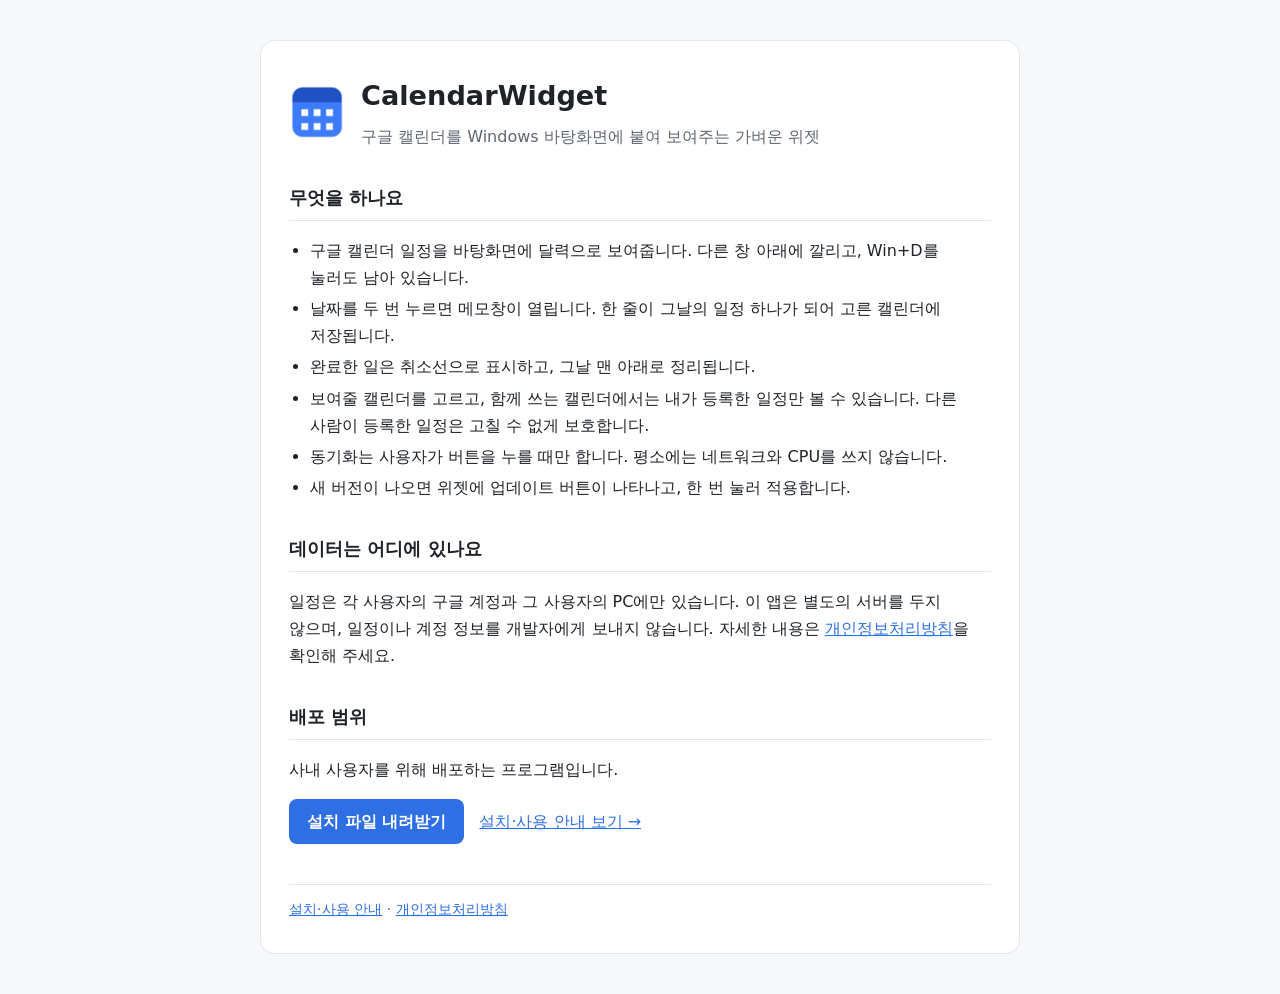
<file: index.html>
<!doctype html>
<html lang="ko">
<head>
<meta charset="utf-8">
<meta name="viewport" content="width=device-width, initial-scale=1">
<meta name="robots" content="noindex, nofollow">
<meta name="google-site-verification" content="GaLvR_9sY9KCOQGNR7QLi38nBW3qFg30zDbfelGs9FM" />
<title>CalendarWidget</title>
<meta name="description" content="구글 캘린더를 Windows 바탕화면에 붙여 보여주는 가벼운 위젯">
<link rel="stylesheet" href="style.css">
</head>
<body>
<main>
  <header>
    <img src="icon.png" alt="" width="56" height="56">
    <div>
      <h1>CalendarWidget</h1>
      <p class="lead">구글 캘린더를 Windows 바탕화면에 붙여 보여주는 가벼운 위젯</p>
    </div>
  </header>

  <section>
    <h2>무엇을 하나요</h2>
    <ul>
      <li>구글 캘린더 일정을 바탕화면에 달력으로 보여줍니다. 다른 창 아래에 깔리고, Win+D를 눌러도 남아 있습니다.</li>
      <li>날짜를 두 번 누르면 메모창이 열립니다. 한 줄이 그날의 일정 하나가 되어 고른 캘린더에 저장됩니다.</li>
      <li>완료한 일은 취소선으로 표시하고, 그날 맨 아래로 정리됩니다.</li>
      <li>보여줄 캘린더를 고르고, 함께 쓰는 캘린더에서는 내가 등록한 일정만 볼 수 있습니다. 다른 사람이 등록한 일정은 고칠 수 없게 보호합니다.</li>
      <li>동기화는 사용자가 버튼을 누를 때만 합니다. 평소에는 네트워크와 CPU를 쓰지 않습니다.</li>
      <li>새 버전이 나오면 위젯에 업데이트 버튼이 나타나고, 한 번 눌러 적용합니다.</li>
    </ul>
  </section>

  <section>
    <h2>데이터는 어디에 있나요</h2>
    <p>
      일정은 각 사용자의 구글 계정과 그 사용자의 PC에만 있습니다.
      이 앱은 별도의 서버를 두지 않으며, 일정이나 계정 정보를 개발자에게 보내지 않습니다.
      자세한 내용은 <a href="privacy.html">개인정보처리방침</a>을 확인해 주세요.
    </p>
  </section>

  <section>
    <h2>배포 범위</h2>
    <p>사내 사용자를 위해 배포하는 프로그램입니다.</p>
    <p>
      <a class="button" href="https://github.com/noggy0325-commits/calendar-widget/releases/latest/download/CalendarWidget.App-win-Setup.exe">설치 파일 내려받기</a>
      &nbsp; <a href="guide.html">설치·사용 안내 보기 →</a>
    </p>
  </section>

  <footer>
    <a href="guide.html">설치·사용 안내</a> · <a href="privacy.html">개인정보처리방침</a>
  </footer>
</main>
</body>
</html>
</file>
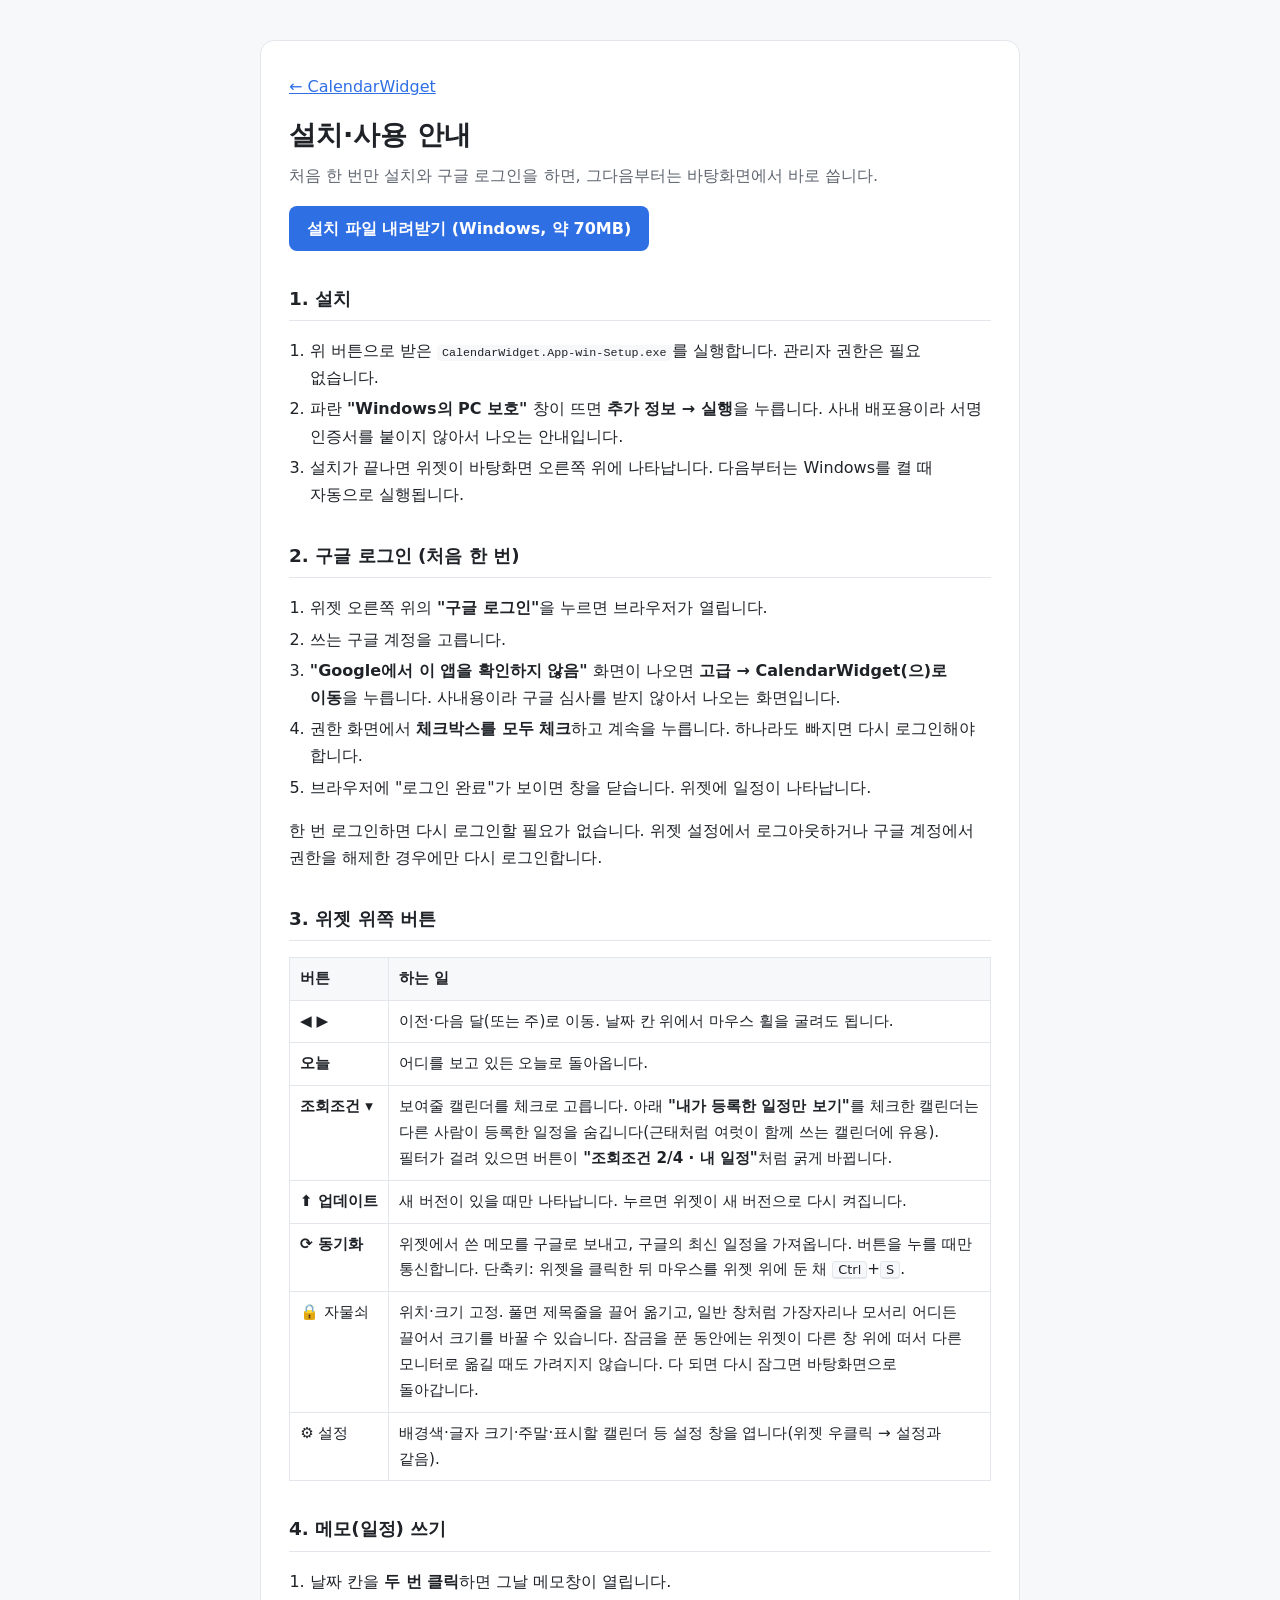
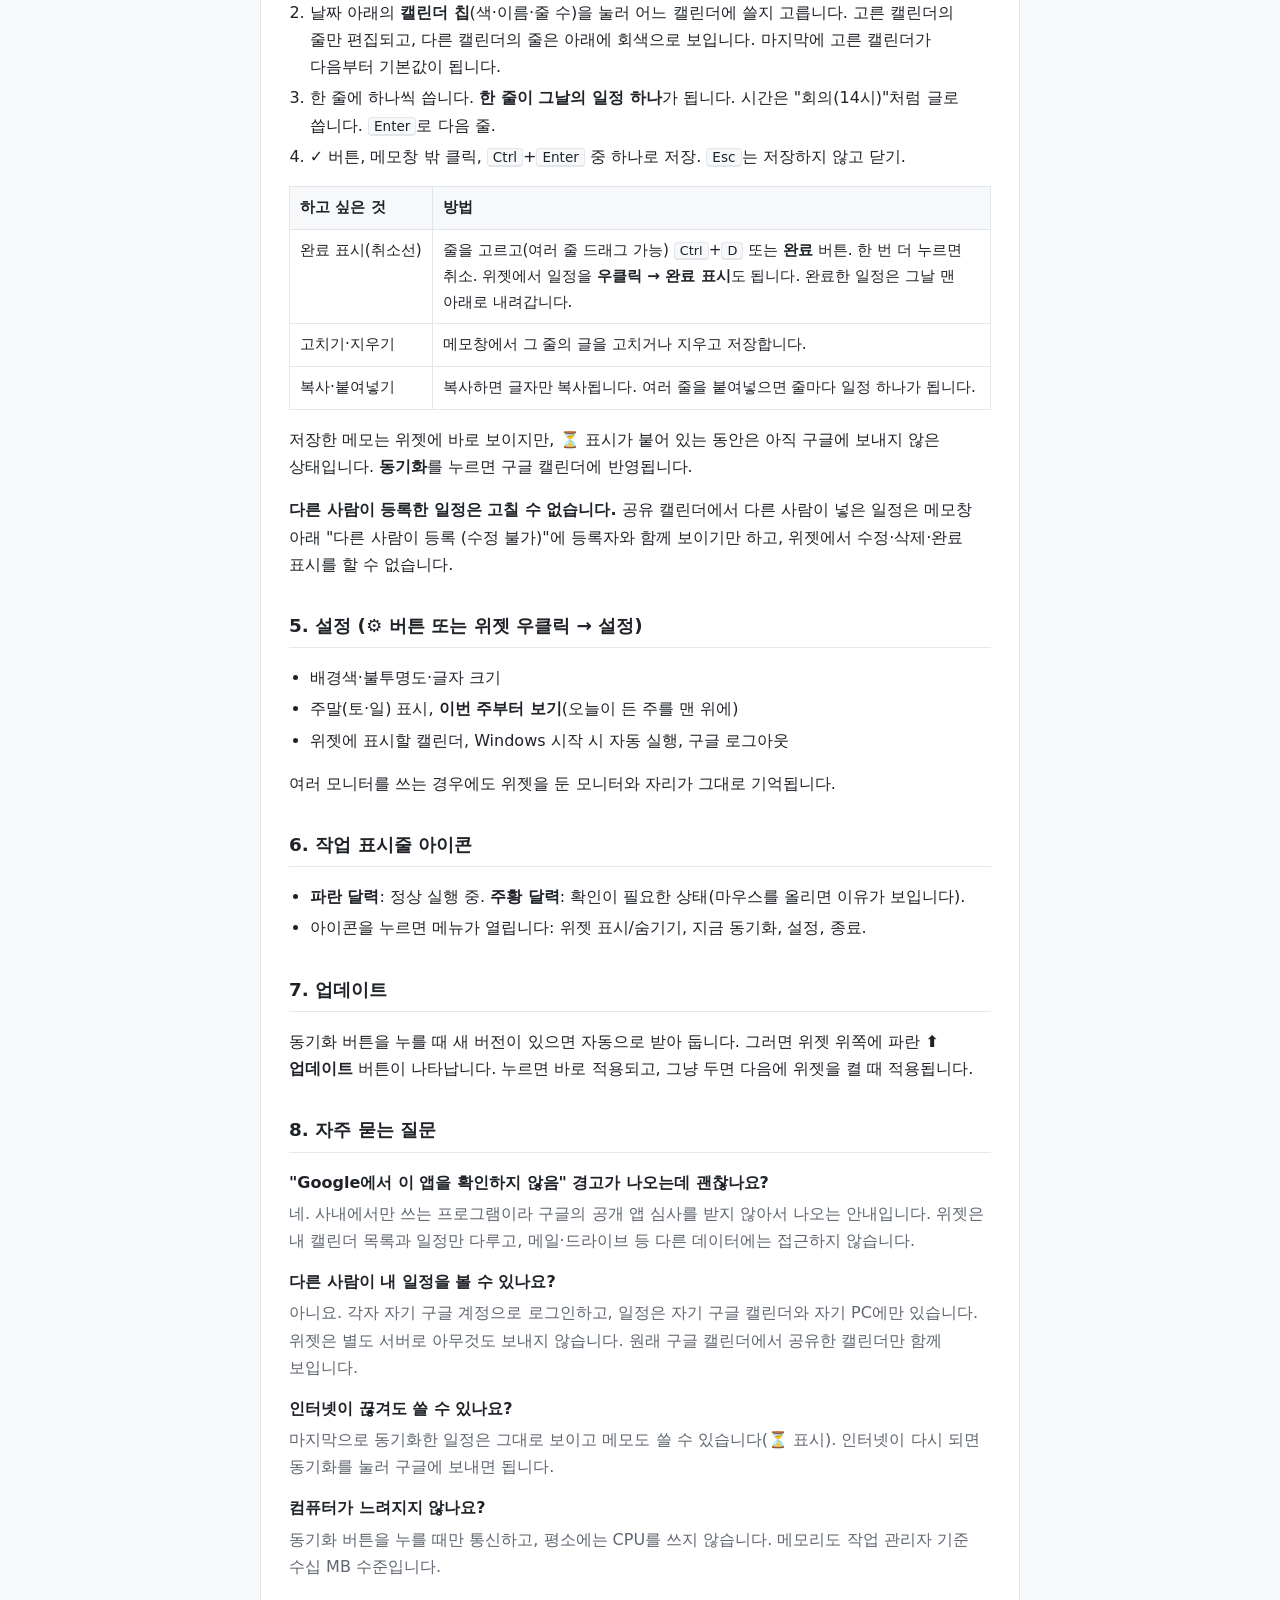
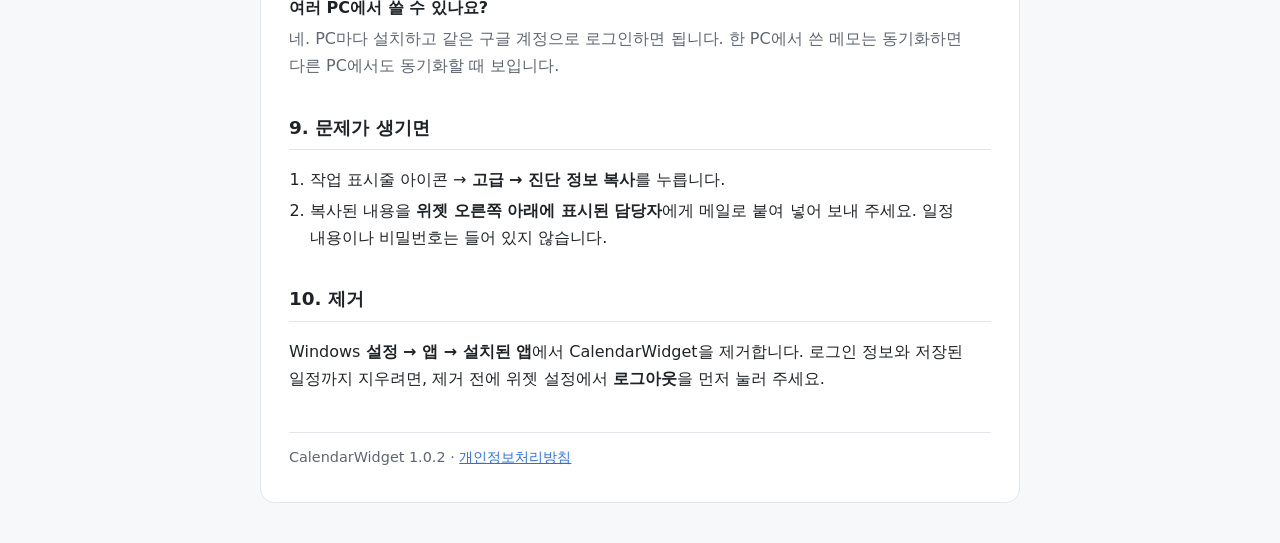
<file: guide.html>
<!doctype html>
<html lang="ko">
<head>
<meta charset="utf-8">
<meta name="viewport" content="width=device-width, initial-scale=1">
<meta name="robots" content="noindex, nofollow">
<title>설치·사용 안내 · CalendarWidget</title>
<link rel="stylesheet" href="style.css">
</head>
<body>
<main>
  <p class="back"><a href="./">← CalendarWidget</a></p>
  <h1>설치·사용 안내</h1>
  <p class="lead">처음 한 번만 설치와 구글 로그인을 하면, 그다음부터는 바탕화면에서 바로 씁니다.</p>

  <p><a class="button" href="https://github.com/noggy0325-commits/calendar-widget/releases/latest/download/CalendarWidget.App-win-Setup.exe">설치 파일 내려받기 (Windows, 약 70MB)</a></p>

  <h2>1. 설치</h2>
  <ol>
    <li>위 버튼으로 받은 <code>CalendarWidget.App-win-Setup.exe</code>를 실행합니다. 관리자 권한은 필요 없습니다.</li>
    <li>파란 <strong>"Windows의 PC 보호"</strong> 창이 뜨면 <strong>추가 정보 → 실행</strong>을 누릅니다. 사내 배포용이라 서명 인증서를 붙이지 않아서 나오는 안내입니다.</li>
    <li>설치가 끝나면 위젯이 바탕화면 오른쪽 위에 나타납니다. 다음부터는 Windows를 켤 때 자동으로 실행됩니다.</li>
  </ol>

  <h2>2. 구글 로그인 (처음 한 번)</h2>
  <ol>
    <li>위젯 오른쪽 위의 <strong>"구글 로그인"</strong>을 누르면 브라우저가 열립니다.</li>
    <li>쓰는 구글 계정을 고릅니다.</li>
    <li><strong>"Google에서 이 앱을 확인하지 않음"</strong> 화면이 나오면 <strong>고급 → CalendarWidget(으)로 이동</strong>을 누릅니다. 사내용이라 구글 심사를 받지 않아서 나오는 화면입니다.</li>
    <li>권한 화면에서 <strong>체크박스를 모두 체크</strong>하고 계속을 누릅니다. 하나라도 빠지면 다시 로그인해야 합니다.</li>
    <li>브라우저에 "로그인 완료"가 보이면 창을 닫습니다. 위젯에 일정이 나타납니다.</li>
  </ol>
  <p>한 번 로그인하면 다시 로그인할 필요가 없습니다. 위젯 설정에서 로그아웃하거나 구글 계정에서 권한을 해제한 경우에만 다시 로그인합니다.</p>

  <h2>3. 위젯 위쪽 버튼</h2>
  <table>
    <thead><tr><th>버튼</th><th>하는 일</th></tr></thead>
    <tbody>
      <tr><td>◀ ▶</td><td>이전·다음 달(또는 주)로 이동. 날짜 칸 위에서 마우스 휠을 굴려도 됩니다.</td></tr>
      <tr><td><strong>오늘</strong></td><td>어디를 보고 있든 오늘로 돌아옵니다.</td></tr>
      <tr><td><strong>조회조건 ▾</strong></td><td>보여줄 캘린더를 체크로 고릅니다. 아래 <strong>"내가 등록한 일정만 보기"</strong>를 체크한 캘린더는 다른 사람이 등록한 일정을 숨깁니다(근태처럼 여럿이 함께 쓰는 캘린더에 유용). 필터가 걸려 있으면 버튼이 <strong>"조회조건 2/4 · 내 일정"</strong>처럼 굵게 바뀝니다.</td></tr>
      <tr><td><strong>⬆ 업데이트</strong></td><td>새 버전이 있을 때만 나타납니다. 누르면 위젯이 새 버전으로 다시 켜집니다.</td></tr>
      <tr><td><strong>⟳ 동기화</strong></td><td>위젯에서 쓴 메모를 구글로 보내고, 구글의 최신 일정을 가져옵니다. 버튼을 누를 때만 통신합니다. 단축키: 위젯을 클릭한 뒤 마우스를 위젯 위에 둔 채 <kbd>Ctrl</kbd>+<kbd>S</kbd>.</td></tr>
      <tr><td>🔒 자물쇠</td><td>위치·크기 고정. 풀면 제목줄을 끌어 옮기고, 일반 창처럼 가장자리나 모서리 어디든 끌어서 크기를 바꿀 수 있습니다. 잠금을 푼 동안에는 위젯이 다른 창 위에 떠서 다른 모니터로 옮길 때도 가려지지 않습니다. 다 되면 다시 잠그면 바탕화면으로 돌아갑니다.</td></tr>
      <tr><td>⚙ 설정</td><td>배경색·글자 크기·주말·표시할 캘린더 등 설정 창을 엽니다(위젯 우클릭 → 설정과 같음).</td></tr>
    </tbody>
  </table>

  <h2>4. 메모(일정) 쓰기</h2>
  <ol>
    <li>날짜 칸을 <strong>두 번 클릭</strong>하면 그날 메모창이 열립니다.</li>
    <li>날짜 아래의 <strong>캘린더 칩</strong>(색·이름·줄 수)을 눌러 어느 캘린더에 쓸지 고릅니다. 고른 캘린더의 줄만 편집되고, 다른 캘린더의 줄은 아래에 회색으로 보입니다. 마지막에 고른 캘린더가 다음부터 기본값이 됩니다.</li>
    <li>한 줄에 하나씩 씁니다. <strong>한 줄이 그날의 일정 하나</strong>가 됩니다. 시간은 "회의(14시)"처럼 글로 씁니다. <kbd>Enter</kbd>로 다음 줄.</li>
    <li>✓ 버튼, 메모창 밖 클릭, <kbd>Ctrl</kbd>+<kbd>Enter</kbd> 중 하나로 저장. <kbd>Esc</kbd>는 저장하지 않고 닫기.</li>
  </ol>
  <table>
    <thead><tr><th>하고 싶은 것</th><th>방법</th></tr></thead>
    <tbody>
      <tr><td>완료 표시(취소선)</td><td>줄을 고르고(여러 줄 드래그 가능) <kbd>Ctrl</kbd>+<kbd>D</kbd> 또는 <strong>완료</strong> 버튼. 한 번 더 누르면 취소. 위젯에서 일정을 <strong>우클릭 → 완료 표시</strong>도 됩니다. 완료한 일정은 그날 맨 아래로 내려갑니다.</td></tr>
      <tr><td>고치기·지우기</td><td>메모창에서 그 줄의 글을 고치거나 지우고 저장합니다.</td></tr>
      <tr><td>복사·붙여넣기</td><td>복사하면 글자만 복사됩니다. 여러 줄을 붙여넣으면 줄마다 일정 하나가 됩니다.</td></tr>
    </tbody>
  </table>
  <p>저장한 메모는 위젯에 바로 보이지만, ⏳ 표시가 붙어 있는 동안은 아직 구글에 보내지 않은 상태입니다. <strong>동기화</strong>를 누르면 구글 캘린더에 반영됩니다.</p>
  <p><strong>다른 사람이 등록한 일정은 고칠 수 없습니다.</strong> 공유 캘린더에서 다른 사람이 넣은 일정은 메모창 아래 "다른 사람이 등록 (수정 불가)"에 등록자와 함께 보이기만 하고, 위젯에서 수정·삭제·완료 표시를 할 수 없습니다.</p>

  <h2>5. 설정 (⚙ 버튼 또는 위젯 우클릭 → 설정)</h2>
  <ul>
    <li>배경색·불투명도·글자 크기</li>
    <li>주말(토·일) 표시, <strong>이번 주부터 보기</strong>(오늘이 든 주를 맨 위에)</li>
    <li>위젯에 표시할 캘린더, Windows 시작 시 자동 실행, 구글 로그아웃</li>
  </ul>
  <p>여러 모니터를 쓰는 경우에도 위젯을 둔 모니터와 자리가 그대로 기억됩니다.</p>

  <h2>6. 작업 표시줄 아이콘</h2>
  <ul>
    <li><strong>파란 달력</strong>: 정상 실행 중. <strong>주황 달력</strong>: 확인이 필요한 상태(마우스를 올리면 이유가 보입니다).</li>
    <li>아이콘을 누르면 메뉴가 열립니다: 위젯 표시/숨기기, 지금 동기화, 설정, 종료.</li>
  </ul>

  <h2>7. 업데이트</h2>
  <p>동기화 버튼을 누를 때 새 버전이 있으면 자동으로 받아 둡니다. 그러면 위젯 위쪽에 파란 <strong>⬆ 업데이트</strong> 버튼이 나타납니다. 누르면 바로 적용되고, 그냥 두면 다음에 위젯을 켤 때 적용됩니다.</p>

  <h2>8. 자주 묻는 질문</h2>
  <dl class="faq">
    <dt>"Google에서 이 앱을 확인하지 않음" 경고가 나오는데 괜찮나요?</dt>
    <dd>네. 사내에서만 쓰는 프로그램이라 구글의 공개 앱 심사를 받지 않아서 나오는 안내입니다. 위젯은 내 캘린더 목록과 일정만 다루고, 메일·드라이브 등 다른 데이터에는 접근하지 않습니다.</dd>
    <dt>다른 사람이 내 일정을 볼 수 있나요?</dt>
    <dd>아니요. 각자 자기 구글 계정으로 로그인하고, 일정은 자기 구글 캘린더와 자기 PC에만 있습니다. 위젯은 별도 서버로 아무것도 보내지 않습니다. 원래 구글 캘린더에서 공유한 캘린더만 함께 보입니다.</dd>
    <dt>인터넷이 끊겨도 쓸 수 있나요?</dt>
    <dd>마지막으로 동기화한 일정은 그대로 보이고 메모도 쓸 수 있습니다(⏳ 표시). 인터넷이 다시 되면 동기화를 눌러 구글에 보내면 됩니다.</dd>
    <dt>컴퓨터가 느려지지 않나요?</dt>
    <dd>동기화 버튼을 누를 때만 통신하고, 평소에는 CPU를 쓰지 않습니다. 메모리도 작업 관리자 기준 수십 MB 수준입니다.</dd>
    <dt>여러 PC에서 쓸 수 있나요?</dt>
    <dd>네. PC마다 설치하고 같은 구글 계정으로 로그인하면 됩니다. 한 PC에서 쓴 메모는 동기화하면 다른 PC에서도 동기화할 때 보입니다.</dd>
  </dl>

  <h2>9. 문제가 생기면</h2>
  <ol>
    <li>작업 표시줄 아이콘 → <strong>고급 → 진단 정보 복사</strong>를 누릅니다.</li>
    <li>복사된 내용을 <strong>위젯 오른쪽 아래에 표시된 담당자</strong>에게 메일로 붙여 넣어 보내 주세요. 일정 내용이나 비밀번호는 들어 있지 않습니다.</li>
  </ol>

  <h2>10. 제거</h2>
  <p>Windows <strong>설정 → 앱 → 설치된 앱</strong>에서 CalendarWidget을 제거합니다. 로그인 정보와 저장된 일정까지 지우려면, 제거 전에 위젯 설정에서 <strong>로그아웃</strong>을 먼저 눌러 주세요.</p>

  <footer>
    CalendarWidget 1.0.2 · <a href="privacy.html">개인정보처리방침</a>
  </footer>
</main>
</body>
</html>
</file>
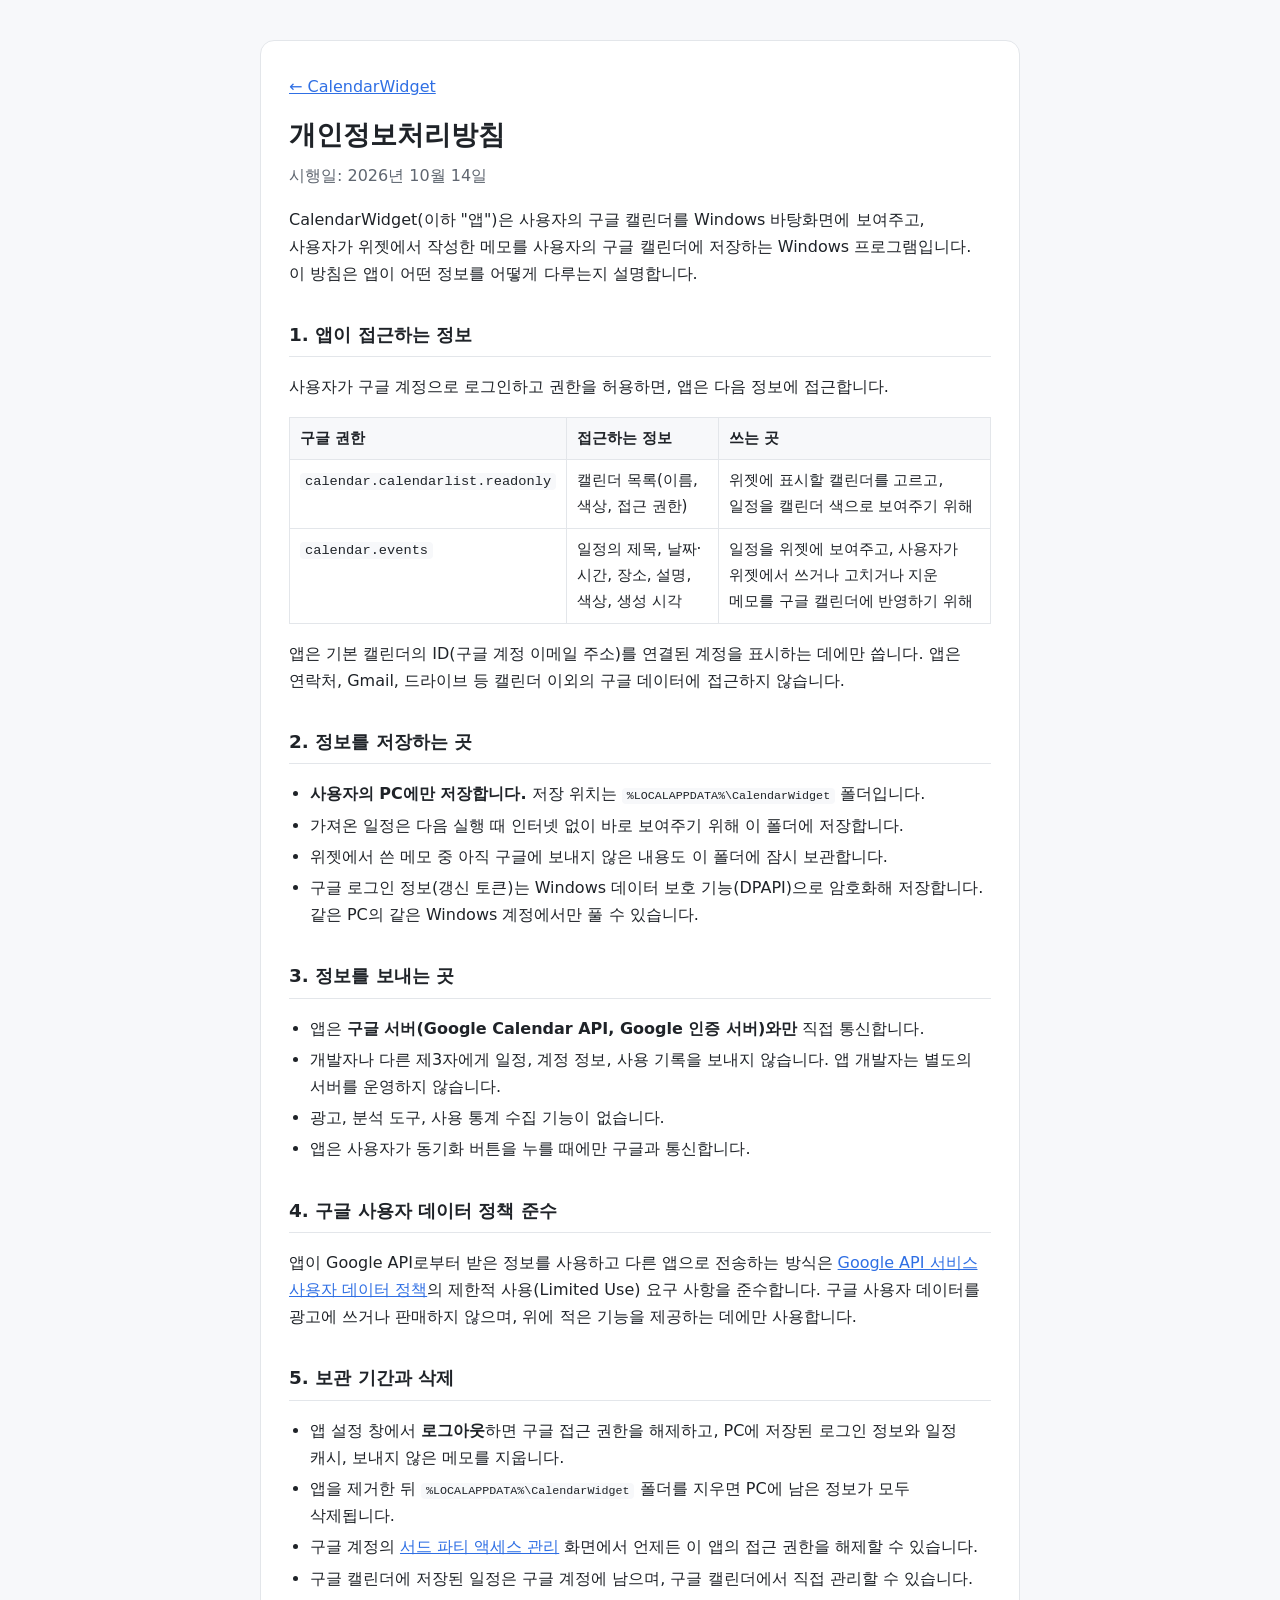
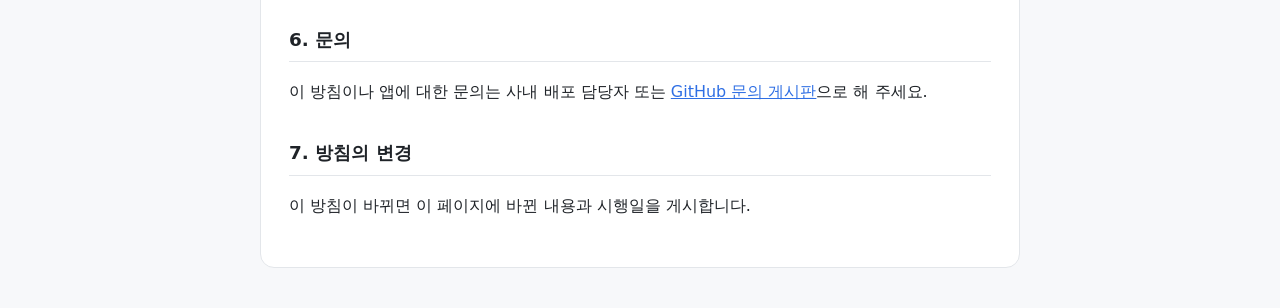
<file: privacy.html>
<!doctype html>
<html lang="ko">
<head>
<meta charset="utf-8">
<meta name="viewport" content="width=device-width, initial-scale=1">
<meta name="robots" content="noindex, nofollow">
<title>개인정보처리방침 · CalendarWidget</title>
<link rel="stylesheet" href="style.css">
</head>
<body>
<main>
  <p class="back"><a href="./">← CalendarWidget</a></p>
  <h1>개인정보처리방침</h1>
  <p class="meta">시행일: 2026년 10월 14일</p>

  <p>
    CalendarWidget(이하 "앱")은 사용자의 구글 캘린더를 Windows 바탕화면에 보여주고,
    사용자가 위젯에서 작성한 메모를 사용자의 구글 캘린더에 저장하는 Windows 프로그램입니다.
    이 방침은 앱이 어떤 정보를 어떻게 다루는지 설명합니다.
  </p>

  <h2>1. 앱이 접근하는 정보</h2>
  <p>사용자가 구글 계정으로 로그인하고 권한을 허용하면, 앱은 다음 정보에 접근합니다.</p>
  <table>
    <thead><tr><th>구글 권한</th><th>접근하는 정보</th><th>쓰는 곳</th></tr></thead>
    <tbody>
      <tr>
        <td><code>calendar.calendarlist.readonly</code></td>
        <td>캘린더 목록(이름, 색상, 접근 권한)</td>
        <td>위젯에 표시할 캘린더를 고르고, 일정을 캘린더 색으로 보여주기 위해</td>
      </tr>
      <tr>
        <td><code>calendar.events</code></td>
        <td>일정의 제목, 날짜·시간, 장소, 설명, 색상, 생성 시각</td>
        <td>일정을 위젯에 보여주고, 사용자가 위젯에서 쓰거나 고치거나 지운 메모를 구글 캘린더에 반영하기 위해</td>
      </tr>
    </tbody>
  </table>
  <p>
    앱은 기본 캘린더의 ID(구글 계정 이메일 주소)를 연결된 계정을 표시하는 데에만 씁니다.
    앱은 연락처, Gmail, 드라이브 등 캘린더 이외의 구글 데이터에 접근하지 않습니다.
  </p>

  <h2>2. 정보를 저장하는 곳</h2>
  <ul>
    <li><strong>사용자의 PC에만 저장합니다.</strong> 저장 위치는 <code>%LOCALAPPDATA%\CalendarWidget</code> 폴더입니다.</li>
    <li>가져온 일정은 다음 실행 때 인터넷 없이 바로 보여주기 위해 이 폴더에 저장합니다.</li>
    <li>위젯에서 쓴 메모 중 아직 구글에 보내지 않은 내용도 이 폴더에 잠시 보관합니다.</li>
    <li>구글 로그인 정보(갱신 토큰)는 Windows 데이터 보호 기능(DPAPI)으로 암호화해 저장합니다. 같은 PC의 같은 Windows 계정에서만 풀 수 있습니다.</li>
  </ul>

  <h2>3. 정보를 보내는 곳</h2>
  <ul>
    <li>앱은 <strong>구글 서버(Google Calendar API, Google 인증 서버)와만</strong> 직접 통신합니다.</li>
    <li>개발자나 다른 제3자에게 일정, 계정 정보, 사용 기록을 보내지 않습니다. 앱 개발자는 별도의 서버를 운영하지 않습니다.</li>
    <li>광고, 분석 도구, 사용 통계 수집 기능이 없습니다.</li>
    <li>앱은 사용자가 동기화 버튼을 누를 때에만 구글과 통신합니다.</li>
  </ul>

  <h2>4. 구글 사용자 데이터 정책 준수</h2>
  <p>
    앱이 Google API로부터 받은 정보를 사용하고 다른 앱으로 전송하는 방식은
    <a href="https://developers.google.com/terms/api-services-user-data-policy">Google API 서비스 사용자 데이터 정책</a>의
    제한적 사용(Limited Use) 요구 사항을 준수합니다.
    구글 사용자 데이터를 광고에 쓰거나 판매하지 않으며, 위에 적은 기능을 제공하는 데에만 사용합니다.
  </p>

  <h2>5. 보관 기간과 삭제</h2>
  <ul>
    <li>앱 설정 창에서 <strong>로그아웃</strong>하면 구글 접근 권한을 해제하고, PC에 저장된 로그인 정보와 일정 캐시, 보내지 않은 메모를 지웁니다.</li>
    <li>앱을 제거한 뒤 <code>%LOCALAPPDATA%\CalendarWidget</code> 폴더를 지우면 PC에 남은 정보가 모두 삭제됩니다.</li>
    <li>구글 계정의 <a href="https://myaccount.google.com/permissions">서드 파티 액세스 관리</a> 화면에서 언제든 이 앱의 접근 권한을 해제할 수 있습니다.</li>
    <li>구글 캘린더에 저장된 일정은 구글 계정에 남으며, 구글 캘린더에서 직접 관리할 수 있습니다.</li>
  </ul>

  <h2>6. 문의</h2>
  <p>
    이 방침이나 앱에 대한 문의는 사내 배포 담당자 또는
    <a href="https://github.com/noggy0325-commits/calendar-widget/issues">GitHub 문의 게시판</a>으로 해 주세요.
  </p>

  <h2>7. 방침의 변경</h2>
  <p>이 방침이 바뀌면 이 페이지에 바뀐 내용과 시행일을 게시합니다.</p>
</main>
</body>
</html>
</file>
<file: style.css>
:root {
  --bg: #f7f8fa;
  --card: #ffffff;
  --text: #1f2328;
  --muted: #5f6670;
  --line: #e3e6ea;
  --accent: #2f6fe4;
}
@media (prefers-color-scheme: dark) {
  :root {
    --bg: #15171b;
    --card: #1e2126;
    --text: #e8eaed;
    --muted: #9aa0a8;
    --line: #2e333a;
    --accent: #7aa7ff;
  }
}
* { box-sizing: border-box; }
body {
  margin: 0;
  background: var(--bg);
  color: var(--text);
  font-family: "Malgun Gothic", "Apple SD Gothic Neo", "Noto Sans KR", system-ui, sans-serif;
  line-height: 1.7;
  word-break: keep-all;      /* 한국어를 단어 중간에서 끊지 않는다 */
  overflow-wrap: anywhere;   /* 아주 긴 주소 등은 칸을 넘지 않게 */
}
main {
  max-width: 760px;
  margin: 40px auto;
  padding: 32px 28px;
  background: var(--card);
  border: 1px solid var(--line);
  border-radius: 14px;
}
header { display: flex; gap: 16px; align-items: center; margin-bottom: 8px; }
header img { border-radius: 12px; flex: none; }
h1 { margin: 0; font-size: 1.7rem; }
h2 { margin-top: 2rem; font-size: 1.15rem; border-bottom: 1px solid var(--line); padding-bottom: 6px; }
.lead, .meta { margin: 4px 0 0; color: var(--muted); }
.back { margin: 0 0 12px; }
a { color: var(--accent); }
code { font-size: 0.9em; background: var(--bg); padding: 1px 5px; border-radius: 4px; overflow-wrap: anywhere; }
table { width: 100%; border-collapse: collapse; font-size: 0.95rem; }
th, td { border: 1px solid var(--line); padding: 8px 10px; text-align: left; vertical-align: top; }
th { background: var(--bg); }
/* 첫 칸(버튼 이름·하고 싶은 것)은 한 줄로 두고, 설명 칸이 남은 너비를 쓴다 */
td:first-child, th:first-child { white-space: nowrap; width: 1%; }
.button { display: inline-block; background: var(--accent); color: #fff; text-decoration: none; padding: 9px 18px; border-radius: 8px; font-weight: 600; }
.button:hover { filter: brightness(1.08); }
.faq dt { font-weight: 600; margin-top: 14px; }
.faq dd { margin: 4px 0 0 0; color: var(--muted); }
kbd { font-family: inherit; font-size: 0.85em; border: 1px solid var(--line); border-bottom-width: 2px; border-radius: 4px; padding: 0 5px; background: var(--bg); }
ol, ul { padding-left: 1.3em; }
li { margin-bottom: 4px; }
footer { margin-top: 2.5rem; padding-top: 12px; border-top: 1px solid var(--line); color: var(--muted); font-size: 0.9rem; }
@media (max-width: 600px) {
  main { margin: 0; border-radius: 0; border-left: 0; border-right: 0; padding: 24px 16px; }
  table, thead, tbody, tr, th, td { display: block; }
  thead { display: none; }
  td { border-top: 0; }
  tr { border-top: 1px solid var(--line); margin-bottom: 8px; }
  /* 좁은 화면에서는 첫 칸을 항목 제목처럼 보여준다 */
  td:first-child { width: auto; white-space: normal; font-weight: 600; background: var(--bg); }
}
</file>
